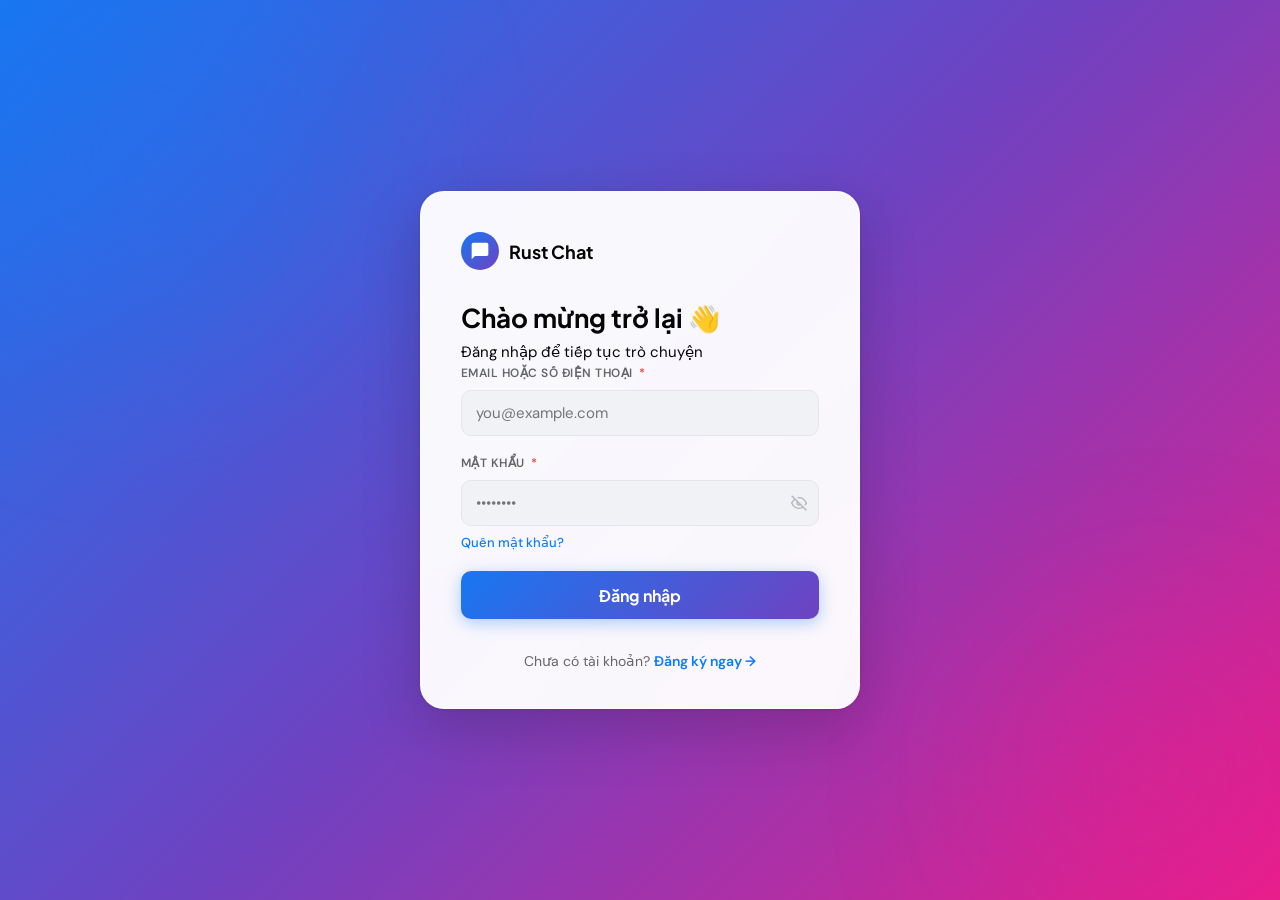
<file: frontend/index.html>
<!DOCTYPE html>
<html lang="vi">

<head>
  <meta charset="UTF-8">
  <meta name="viewport" content="width=device-width, initial-scale=1.0">
  <title>Chat App</title>
  <link rel="stylesheet" href="css/style.css">
</head>

<body>

  <!-- ══════════════════ AUTH SCREEN ══════════════════ -->
  <div id="login" class="login-screen">

    <!-- Single centered card, fade between login/register -->
    <div class="auth-card-wrap">

      <!-- ── LOGIN ── -->
      <div class="auth-panel active" id="panel-login">
        <div class="login-logo">
          <div class="login-logo-icon">
            <svg viewBox="0 0 24 24" fill="currentColor" width="20" height="20">
              <path d="M20 2H4c-1.1 0-2 .9-2 2v18l4-4h14c1.1 0 2-.9 2-2V4c0-1.1-.9-2-2-2z" />
            </svg>
          </div>
          <span class="login-logo-name">Rust Chat</span>
        </div>

        <h1>Chào mừng trở lại 👋</h1>
        <p class="auth-sub">Đăng nhập để tiếp tục trò chuyện</p>

        <div class="field-group">
          <label for="username-input">Email hoặc số điện thoại <span class="req">*</span></label>
          <div class="input-password-wrap">
            <input id="username-input" type="text" maxlength="100" placeholder="you@example.com"
              onkeypress="if(event.key==='Enter')document.getElementById('password-input').focus()">
          </div>
        </div>
        <div class="field-group">
          <label for="password-input">Mật khẩu <span class="req">*</span></label>
          <div class="input-password-wrap">
            <input id="password-input" type="password" maxlength="50" placeholder="••••••••"
              onkeypress="if(event.key==='Enter')handleAuth('login')">
            <button class="input-eye" type="button" onclick="togglePwd('password-input',this)" tabindex="-1">
              <svg class="eye-off" viewBox="0 0 24 24" fill="none" stroke="currentColor" stroke-width="2" width="16"
                height="16">
                <path
                  d="M17.94 17.94A10.07 10.07 0 0 1 12 20c-7 0-11-8-11-8a18.45 18.45 0 0 1 5.06-5.94M9.9 4.24A9.12 9.12 0 0 1 12 4c7 0 11 8 11 8a18.5 18.5 0 0 1-2.16 3.19m-6.72-1.07a3 3 0 1 1-4.24-4.24" />
                <line x1="1" y1="1" x2="23" y2="23" />
              </svg>
              <svg class="eye-on" viewBox="0 0 24 24" fill="none" stroke="currentColor" stroke-width="2" width="16"
                height="16" style="display:none">
                <path d="M1 12s4-8 11-8 11 8 11 8-4 8-11 8-11-8-11-8z" />
                <circle cx="12" cy="12" r="3" />
              </svg>
            </button>
          </div>
          <a href="#" class="forgot-link">Quên mật khẩu?</a>
        </div>

        <div id="auth-error" class="auth-error" style="display:none">
          <svg viewBox="0 0 24 24" fill="currentColor" width="16" height="16" style="flex-shrink:0">
            <path
              d="M12 2C6.48 2 2 6.48 2 12s4.48 10 10 10 10-4.48 10-10S17.52 2 12 2zm1 15h-2v-2h2v2zm0-4h-2V7h2v6z" />
          </svg>
          <span id="auth-error-text"></span>
        </div>

        <button class="btn-login" onclick="handleAuth('login')">Đăng nhập</button>

        <p class="auth-switch" style="margin-top:16px;">
          Chưa có tài khoản? <a href="#" onclick="toggleAuthMode()">Đăng ký ngay →</a>
        </p>
      </div>

      <!-- ── REGISTER ── -->
      <div class="auth-panel" id="panel-register">
        <div class="login-logo">
          <div class="login-logo-icon">
            <svg viewBox="0 0 24 24" fill="currentColor" width="20" height="20">
              <path d="M20 2H4c-1.1 0-2 .9-2 2v18l4-4h14c1.1 0 2-.9 2-2V4c0-1.1-.9-2-2-2z" />
            </svg>
          </div>
          <span class="login-logo-name">Rust Chat</span>
        </div>

        <h1>Tạo tài khoản 🚀</h1>
        <p class="auth-sub">Điền thông tin bên dưới để bắt đầu</p>

        <!-- Progress steps -->
        <div class="reg-steps">
          <div class="reg-step active" id="step-dot-1">
            <span class="step-num">1</span>
            <span class="step-label">Tài khoản</span>
          </div>
          <div class="reg-step-line" id="reg-step-line"></div>
          <div class="reg-step" id="step-dot-2">
            <span class="step-num">2</span>
            <span class="step-label">Bảo mật</span>
          </div>
        </div>

        <!-- Step 1 -->
        <div id="reg-step-1">
          <div class="field-group">
            <label for="reg-email">Email <span class="req">*</span></label>
            <input id="reg-email" type="email" maxlength="100" placeholder="you@example.com"
              onkeypress="if(event.key==='Enter')document.getElementById('reg-username').focus()">
          </div>
          <div class="reg-row">
            <div class="field-group">
              <label for="reg-username">Tên đăng nhập <span class="req">*</span></label>
              <input id="reg-username" type="text" maxlength="50" placeholder="username"
                onkeypress="if(event.key==='Enter')document.getElementById('reg-phone').focus()">
            </div>
            <div class="field-group">
              <label for="reg-phone">Số điện thoại <span class="req">*</span></label>
              <input id="reg-phone" type="tel" maxlength="20" placeholder="0912 345 678"
                onkeypress="if(event.key==='Enter')goRegStep2()">
            </div>
          </div>
          <div id="reg-error-1" class="auth-error" style="display:none">
            <svg viewBox="0 0 24 24" fill="currentColor" width="16" height="16" style="flex-shrink:0">
              <path
                d="M12 2C6.48 2 2 6.48 2 12s4.48 10 10 10 10-4.48 10-10S17.52 2 12 2zm1 15h-2v-2h2v2zm0-4h-2V7h2v6z" />
            </svg>
            <span id="reg-error-1-text"></span>
          </div>
          <button class="btn-login" onclick="goRegStep2()" style="margin-top:8px;">Tiếp theo →</button>
        </div>

        <!-- Step 2 -->
        <div id="reg-step-2" style="display:none">
          <div class="field-group">
            <label for="reg-password">Mật khẩu <span class="req">*</span></label>
            <div class="input-password-wrap">
              <input id="reg-password" type="password" maxlength="50" placeholder="Tối thiểu 6 ký tự"
                onkeypress="if(event.key==='Enter')document.getElementById('reg-password-confirm').focus()"
                oninput="checkPasswordStrength(this.value)">
              <button class="input-eye" type="button" onclick="togglePwd('reg-password',this)" tabindex="-1">
                <svg class="eye-off" viewBox="0 0 24 24" fill="none" stroke="currentColor" stroke-width="2" width="16"
                  height="16">
                  <path
                    d="M17.94 17.94A10.07 10.07 0 0 1 12 20c-7 0-11-8-11-8a18.45 18.45 0 0 1 5.06-5.94M9.9 4.24A9.12 9.12 0 0 1 12 4c7 0 11 8 11 8a18.5 18.5 0 0 1-2.16 3.19m-6.72-1.07a3 3 0 1 1-4.24-4.24" />
                  <line x1="1" y1="1" x2="23" y2="23" />
                </svg>
                <svg class="eye-on" viewBox="0 0 24 24" fill="none" stroke="currentColor" stroke-width="2" width="16"
                  height="16" style="display:none">
                  <path d="M1 12s4-8 11-8 11 8 11 8-4 8-11 8-11-8-11-8z" />
                  <circle cx="12" cy="12" r="3" />
                </svg>
              </button>
            </div>
            <div class="pwd-strength-wrap">
              <div class="pwd-strength-bar" id="pwd-strength-bar"></div>
            </div>
            <div class="pwd-strength-label" id="pwd-strength-label"></div>
          </div>
          <div class="field-group">
            <label for="reg-password-confirm">Xác nhận mật khẩu <span class="req">*</span></label>
            <div class="input-password-wrap">
              <input id="reg-password-confirm" type="password" maxlength="50" placeholder="Nhập lại mật khẩu"
                onkeypress="if(event.key==='Enter')handleAuth('register')">
              <button class="input-eye" type="button" onclick="togglePwd('reg-password-confirm',this)" tabindex="-1">
                <svg class="eye-off" viewBox="0 0 24 24" fill="none" stroke="currentColor" stroke-width="2" width="16"
                  height="16">
                  <path
                    d="M17.94 17.94A10.07 10.07 0 0 1 12 20c-7 0-11-8-11-8a18.45 18.45 0 0 1 5.06-5.94M9.9 4.24A9.12 9.12 0 0 1 12 4c7 0 11 8 11 8a18.5 18.5 0 0 1-2.16 3.19m-6.72-1.07a3 3 0 1 1-4.24-4.24" />
                  <line x1="1" y1="1" x2="23" y2="23" />
                </svg>
                <svg class="eye-on" viewBox="0 0 24 24" fill="none" stroke="currentColor" stroke-width="2" width="16"
                  height="16" style="display:none">
                  <path d="M1 12s4-8 11-8 11 8 11 8-4 8-11 8-11-8-11-8z" />
                  <circle cx="12" cy="12" r="3" />
                </svg>
              </button>
            </div>
          </div>
          <div id="reg-error-2" class="auth-error" style="display:none">
            <svg viewBox="0 0 24 24" fill="currentColor" width="16" height="16" style="flex-shrink:0">
              <path
                d="M12 2C6.48 2 2 6.48 2 12s4.48 10 10 10 10-4.48 10-10S17.52 2 12 2zm1 15h-2v-2h2v2zm0-4h-2V7h2v6z" />
            </svg>
            <span id="reg-error-2-text"></span>
          </div>
          <div style="display:flex;gap:10px;margin-top:8px;">
            <button class="btn-login btn-secondary" onclick="backRegStep1()"
              style="flex:0 0 auto;width:auto;padding:0 20px;">← Quay lại</button>
            <button class="btn-login" onclick="handleAuth('register')" style="flex:1">Tạo tài khoản 🚀</button>
          </div>
        </div>

        <p class="auth-switch" style="margin-top:16px;text-align:center;">
          Đã có tài khoản? <a href="#" onclick="toggleAuthMode()">Đăng nhập →</a>
        </p>
      </div>

    </div><!-- /.auth-card-wrap -->
  </div>

  <!-- ══════════════════ MAIN APP ══════════════════ -->
  <div class="app hidden" id="main-app">

    <!-- Col 1: Icon Nav -->
    <nav class="icon-nav" id="icon-nav">
      <div class="nav-avatar-wrap" onclick="openPanel('profile')" title="Profile">
        <div class="nav-avatar" id="nav-avatar-el">?</div>
        <span class="nav-status-dot"></span>
      </div>
      <div class="nav-divider"></div>

      <button class="nav-btn active" id="nav-btn-chat" onclick="showChatView()" title="Tin nhắn">
        <svg viewBox="0 0 24 24" fill="currentColor" width="20" height="20">
          <path d="M20 2H4c-1.1 0-2 .9-2 2v18l4-4h14c1.1 0 2-.9 2-2V4c0-1.1-.9-2-2-2z" />
        </svg>
        <span class="nav-label">Tin nhắn</span>
      </button>
      <button class="nav-btn" id="nav-btn-friends" onclick="openPanel('friends')" title="Bạn bè">
        <svg viewBox="0 0 24 24" fill="currentColor" width="20" height="20">
          <path
            d="M16 11c1.66 0 2.99-1.34 2.99-3S17.66 5 16 5c-1.66 0-3 1.34-3 3s1.34 3 3 3zm-8 0c1.66 0 2.99-1.34 2.99-3S9.66 5 8 5C6.34 5 5 6.34 5 8s1.34 3 3 3zm0 2c-2.33 0-7 1.17-7 3.5V19h14v-2.5c0-2.33-4.67-3.5-7-3.5zm8 0c-.29 0-.62.02-.97.05 1.16.84 1.97 1.97 1.97 3.45V19h6v-2.5c0-2.33-4.67-3.5-7-3.5z" />
        </svg>
        <span class="nav-label">Bạn bè</span>
      </button>
      <button class="nav-btn" id="nav-btn-groups" onclick="openPanel('groups')" title="Nhóm">
        <svg viewBox="0 0 24 24" fill="currentColor" width="20" height="20">
          <path
            d="M4 6H2v14c0 1.1.9 2 2 2h14v-2H4V6zm16-4H8c-1.1 0-2 .9-2 2v12c0 1.1.9 2 2 2h12c1.1 0 2-.9 2-2V4c0-1.1-.9-2-2-2zm0 14H8V4h12v12z" />
        </svg>
        <span class="nav-label">Nhóm</span>
      </button>

      <div class="nav-spacer"></div>

      <button class="nav-btn" onclick="openPanel('settings')" title="Cài đặt">
        <svg viewBox="0 0 24 24" fill="currentColor" width="20" height="20">
          <path
            d="M19.14 12.94c.04-.3.06-.61.06-.94 0-.32-.02-.64-.07-.94l2.03-1.58a.49.49 0 0 0 .12-.61l-1.92-3.32a.49.49 0 0 0-.59-.22l-2.39.96a7.02 7.02 0 0 0-1.62-.94l-.36-2.54a.484.484 0 0 0-.48-.41h-3.84c-.24 0-.43.17-.47.41l-.36 2.54c-.59.24-1.13.57-1.62.94l-2.39-.96a.48.48 0 0 0-.59.22L2.74 8.87a.47.47 0 0 0 .12.61l2.03 1.58c-.05.3-.07.63-.07.94s.02.64.07.94l-2.03 1.58a.47.47 0 0 0-.12.61l1.92 3.32c.12.22.37.29.59.22l2.39-.96c.5.37 1.04.7 1.62.94l.36 2.54c.05.24.24.41.48.41h3.84c.24 0 .44-.17.47-.41l.36-2.54c.59-.24 1.13-.57 1.62-.94l2.39.96c.22.08.47 0 .59-.22l1.92-3.32a.47.47 0 0 0-.12-.61l-2.01-1.58zM12 15.6a3.6 3.6 0 1 1 0-7.2 3.6 3.6 0 0 1 0 7.2z" />
        </svg>
      </button>
      <button id="admin-panel-btn" class="nav-btn hidden" onclick="openPanel('admin')" title="Admin">
        <svg viewBox="0 0 24 24" fill="currentColor" width="20" height="20">
          <path d="M12 1L3 5v6c0 5.55 3.84 10.74 9 12 5.16-1.26 9-6.45 9-12V5l-9-4z" />
        </svg>
      </button>
      <button class="nav-btn nav-btn-danger" onclick="logout()" title="Đăng xuất">
        <svg viewBox="0 0 24 24" fill="currentColor" width="20" height="20">
          <path
            d="M17 7l-1.41 1.41L18.17 11H8v2h10.17l-2.58 2.58L17 17l5-5-5-5zM4 5h8V3H4c-1.1 0-2 .9-2 2v14c0 1.1.9 2 2 2h8v-2H4V5z" />
        </svg>
      </button>
    </nav>

    <!-- Col 2: Sidebar -->
    <aside class="sidebar" id="sidebar">
      <div class="sidebar-header">
        <span class="sidebar-title">Tin nhắn</span>
        <button class="sidebar-icon-btn" onclick="createRoomChat()" title="Tạo phòng mới">
          <svg viewBox="0 0 24 24" fill="currentColor" width="16" height="16">
            <path
              d="M3 17.25V21h3.75L17.81 9.94l-3.75-3.75L3 17.25zM20.71 7.04a1 1 0 0 0 0-1.41l-2.34-2.34a1 1 0 0 0-1.41 0l-1.83 1.83 3.75 3.75 1.83-1.83z" />
          </svg>
        </button>
      </div>
      <div class="sidebar-search">
        <svg viewBox="0 0 24 24" fill="currentColor" width="15" height="15">
          <path
            d="M15.5 14h-.79l-.28-.27A6.47 6.47 0 0 0 16 9.5 6.5 6.5 0 1 0 9.5 16c1.61 0 3.09-.59 4.23-1.57l.27.28v.79l5 4.99L20.49 19l-4.99-5zm-6 0C7.01 14 5 11.99 5 9.5S7.01 5 9.5 5 14 7.01 14 9.5 11.99 14 9.5 14z" />
        </svg>
        <input type="text" placeholder="Tìm kiếm..." id="sidebar-search-input">
      </div>
      <div id="room-list"></div>
    </aside>

    <!-- Col 3: Chat -->
    <main class="chat" id="chat-screen">
      <div class="chat-header">
        <div class="chat-header-left">
          <div class="chat-peer-avatar" id="chat-peer-avatar">?</div>
          <div>
            <div class="chat-peer-name" id="room-title">Chọn cuộc trò chuyện</div>
            <div class="chat-peer-status" id="chat-peer-status"></div>
          </div>
        </div>
        <div class="chat-header-actions">
          <button id="btn-lock" class="hdr-btn" onclick="toggleRoomLock()" title="Khoá chat">
            <svg viewBox="0 0 24 24" fill="currentColor" width="18" height="18">
              <path
                d="M18 8h-1V6c0-2.76-2.24-5-5-5S7 3.24 7 6v2H6c-1.1 0-2 .9-2 2v10c0 1.1.9 2 2 2h12c1.1 0 2-.9 2-2V10c0-1.1-.9-2-2-2zm-6 9c-1.1 0-2-.9-2-2s.9-2 2-2 2 .9 2 2-.9 2-2 2zm3.1-9H8.9V6c0-1.71 1.39-3.1 3.1-3.1 1.71 0 3.1 1.39 3.1 3.1v2z" />
            </svg>
          </button>
          <button id="btn-change-lock" class="hdr-btn hidden" onclick="showLockModal('change')"
            title="Đổi mật khẩu khoá">
            <svg viewBox="0 0 24 24" fill="currentColor" width="18" height="18">
              <path
                d="M12.65 10C11.83 7.67 9.61 6 7 6c-3.31 0-6 2.69-6 6s2.69 6 6 6c2.61 0 4.83-1.67 5.65-4H17v4h4v-4h2v-4H12.65zM7 14c-1.1 0-2-.9-2-2s.9-2 2-2 2 .9 2 2-.9 2-2 2z" />
            </svg>
          </button>
          <button class="hdr-btn-leave" onclick="handleLeave()">Rời phòng</button>
        </div>
      </div>

      <div id="chat-window">
        <div class="chat-empty">
          <div class="chat-empty-icon">💬</div>
          <p>Chọn một cuộc trò chuyện để bắt đầu</p>
        </div>
      </div>

      <!-- Lock Modal -->
      <div class="modal-backdrop hidden" id="lock-modal" onclick="if(event.target===this)closeLockModal()">
        <div class="modal-card">
          <div class="modal-header">
            <h4 id="lock-modal-title">Khoá chat</h4>
            <button class="modal-close" onclick="closeLockModal()">×</button>
          </div>
          <div class="modal-body">
            <div class="modal-row" id="lock-current-row">
              <label for="lock-current-password">Mật khẩu hiện tại</label>
              <input id="lock-current-password" type="password" placeholder="••••••••">
            </div>
            <div class="modal-row hidden" id="lock-new-row">
              <label for="lock-new-password">Mật khẩu mới</label>
              <input id="lock-new-password" type="password" placeholder="••••••••">
            </div>
            <div class="modal-row hidden" id="lock-confirm-row">
              <label for="lock-confirm-password">Xác nhận mật khẩu</label>
              <input id="lock-confirm-password" type="password" placeholder="••••••••">
            </div>
            <div class="modal-error hidden" id="lock-modal-error"></div>
          </div>
          <div class="modal-actions">
            <button class="modal-btn-cancel" onclick="closeLockModal()">Hủy</button>
            <button class="modal-btn-confirm" onclick="submitLockModal()">Xác nhận</button>
          </div>
        </div>
      </div>

      <!-- Media Panel -->
      <div class="media-panel hidden" id="media-panel">
        <label class="media-label">
          <svg viewBox="0 0 24 24" fill="currentColor" width="15" height="15">
            <path
              d="M21 19V5c0-1.1-.9-2-2-2H5c-1.1 0-2 .9-2 2v14c0 1.1.9 2 2 2h14c1.1 0 2-.9 2-2zM8.5 13.5l2.5 3.01L14.5 12l4.5 6H5l3.5-4.5z" />
          </svg>
          Chọn tệp
          <input id="media-file" type="file" accept="image/*,video/*,.pdf,.doc,.docx,.txt"
            onchange="handleSelectedFile()" style="display:none">
        </label>
        <span class="selected-file" id="selected-file">Chưa chọn tệp</span>
      </div>

      <!-- Edit Bar -->
      <div class="edit-bar hidden" id="edit-bar">
        <svg viewBox="0 0 24 24" fill="currentColor" width="14" height="14">
          <path
            d="M3 17.25V21h3.75L17.81 9.94l-3.75-3.75L3 17.25zM20.71 7.04a1 1 0 0 0 0-1.41l-2.34-2.34a1 1 0 0 0-1.41 0l-1.83 1.83 3.75 3.75 1.83-1.83z" />
        </svg>
        <span id="edit-label">Đang sửa tin nhắn</span>
        <button class="edit-cancel" onclick="cancelEdit()">✕ Hủy</button>
      </div>

      <!-- Input area -->
      <div class="input-area">
        <button class="input-btn" onclick="toggleMediaPanel()" title="Đính kèm">
          <svg viewBox="0 0 24 24" fill="currentColor" width="20" height="20">
            <path
              d="M16.5 6v11.5c0 2.21-1.79 4-4 4s-4-1.79-4-4V5a2.5 2.5 0 0 1 5 0v10.5c0 .55-.45 1-1 1s-1-.45-1-1V6H10v9.5a2.5 2.5 0 0 0 5 0V5c0-2.21-1.79-4-4-4S7 2.79 7 5v12.5c0 3.04 2.46 5.5 5.5 5.5s5.5-2.46 5.5-5.5V6h-1.5z" />
          </svg>
        </button>
        <input id="message-input" type="text" placeholder="Nhập tin nhắn..." maxlength="500"
          onkeypress="if(event.key==='Enter')sendMessage()">
        <div class="input-actions">
          <button class="input-btn" title="Biểu cảm">
            <svg viewBox="0 0 24 24" fill="currentColor" width="20" height="20">
              <path
                d="M11.99 2C6.47 2 2 6.48 2 12s4.47 10 9.99 10C17.52 22 22 17.52 22 12S17.52 2 11.99 2zM12 20c-4.42 0-8-3.58-8-8s3.58-8 8-8 8 3.58 8 8-3.58 8-8 8zm3.5-9c.83 0 1.5-.67 1.5-1.5S16.33 8 15.5 8 14 8.67 14 9.5s.67 1.5 1.5 1.5zm-7 0c.83 0 1.5-.67 1.5-1.5S9.33 8 8.5 8 7 8.67 7 9.5 7.67 11 8.5 11zm3.5 6.5c2.33 0 4.31-1.46 5.11-3.5H6.89c.8 2.04 2.78 3.5 5.11 3.5z" />
            </svg>
          </button>
          <button class="input-btn input-btn-send" onclick="sendMessage()" title="Gửi">
            <svg viewBox="0 0 24 24" fill="currentColor" width="18" height="18">
              <path d="M2.01 21L23 12 2.01 3 2 10l15 2-15 2z" />
            </svg>
          </button>
        </div>
      </div>
    </main>

    <!-- Col 4: Activity Panel -->
    <aside class="activity-panel hidden" id="utility-panel">
      <div class="activity-header">
        <span id="panel-title">Panel</span>
        <button class="activity-close" onclick="closePanel()">
          <svg viewBox="0 0 24 24" fill="currentColor" width="16" height="16">
            <path
              d="M19 6.41L17.59 5 12 10.59 6.41 5 5 6.41 10.59 12 5 17.59 6.41 19 12 13.41 17.59 19 19 17.59 13.41 12z" />
          </svg>
        </button>
      </div>
      <div class="activity-body" id="panel-body"></div>
    </aside>

  </div><!-- /#main-app -->

  <script src="js/app.js"></script>
  <script src="js/chat.js"></script>
  <script src="js/ui.js"></script>
  <script src="js/media.js"></script>
</body>

</html>
</file>
<file: frontend/css/style.css>
/* ═══════════════════════════════════════════════════════════════
   MESSENGER-STYLE CHAT APP — Design System
   Font: DM Sans (display) + Inter (body)
═══════════════════════════════════════════════════════════════ */

@import url('https://fonts.googleapis.com/css2?family=DM+Sans:ital,opsz,wght@0,9..40,300;0,9..40,400;0,9..40,500;0,9..40,600;0,9..40,700;1,9..40,400&family=Plus+Jakarta+Sans:wght@400;500;600;700&display=swap');

/* ── Tokens ── */
:root {
  /* Light palette */
  --bg:           #f0f2f5;
  --surface:      #ffffff;
  --surface2:     #f0f2f5;
  --surface3:     #e4e6eb;
  --nav-bg:       #ffffff;
  --sidebar-bg:   #ffffff;
  --border:       rgba(0,0,0,.08);
  --border-solid: #e4e6eb;

  --text:         #050505;
  --text-sub:     #65676b;
  --text-dim:     #b0b3b8;
  --text-inv:     #ffffff;

  --accent:       #0a7cff;
  --accent-h:     #0066dd;
  --accent-soft:  #e7f0ff;
  --bubble-own:   #0a7cff;
  --bubble-other: #e4e6eb;
  --bubble-own-text:   #ffffff;
  --bubble-other-text: #050505;

  --online:       #31a24c;
  --danger:       #fa3e3e;
  --warn:         #f59e0b;
  --success:      #31a24c;

  --radius-xs:    6px;
  --radius-sm:    10px;
  --radius:       14px;
  --radius-lg:    20px;
  --radius-xl:    24px;

  --shadow-sm:    0 1px 2px rgba(0,0,0,.08);
  --shadow:       0 2px 8px rgba(0,0,0,.10), 0 0 1px rgba(0,0,0,.06);
  --shadow-lg:    0 8px 32px rgba(0,0,0,.14), 0 1px 2px rgba(0,0,0,.08);
  --shadow-xl:    0 20px 60px rgba(0,0,0,.18), 0 1px 4px rgba(0,0,0,.10);

  --font-body:    'DM Sans', 'Helvetica Neue', sans-serif;
  --font-ui:      'Plus Jakarta Sans', 'Helvetica Neue', sans-serif;

  --transition:   .18s cubic-bezier(.4,0,.2,1);
  --spring:       .3s cubic-bezier(.34,1.56,.64,1);
}

/* ── Dark ── */
body.theme-dark {
  --bg:           #18191a;
  --surface:      #242526;
  --surface2:     #3a3b3c;
  --surface3:     #4e4f50;
  --nav-bg:       #242526;
  --sidebar-bg:   #242526;
  --border:       rgba(255,255,255,.06);
  --border-solid: #3e4042;

  --text:         #e4e6eb;
  --text-sub:     #b0b3b8;
  --text-dim:     #6a6b6d;
  --text-inv:     #ffffff;

  --accent:       #2d88ff;
  --accent-h:     #4498ff;
  --accent-soft:  rgba(45,136,255,.15);
  --bubble-own:   #2d88ff;
  --bubble-other: #3a3b3c;
  --bubble-own-text:   #ffffff;
  --bubble-other-text: #e4e6eb;

  --shadow-sm:    0 1px 2px rgba(0,0,0,.3);
  --shadow:       0 2px 8px rgba(0,0,0,.35), 0 0 1px rgba(0,0,0,.2);
  --shadow-lg:    0 8px 32px rgba(0,0,0,.45), 0 1px 2px rgba(0,0,0,.3);
  --shadow-xl:    0 20px 60px rgba(0,0,0,.6), 0 1px 4px rgba(0,0,0,.4);
}

/* ── Reset ── */
*, *::before, *::after { margin:0; padding:0; box-sizing:border-box; }
html, body { height:100%; overflow:hidden; }

body {
  font-family: var(--font-body);
  font-size: 15px;
  line-height: 1.5;
  color: var(--text);
  background: var(--bg);
  transition: background var(--transition), color var(--transition);
  -webkit-font-smoothing: antialiased;
}

.hidden { display:none !important; }
button  { cursor:pointer; font-family:var(--font-body); border:none; background:none; color:inherit; }
input, textarea, select { font-family:var(--font-body); }
a { text-decoration:none; color:inherit; }
img { display:block; }

/* ── Scrollbar ── */
::-webkit-scrollbar { width:4px; }
::-webkit-scrollbar-track { background:transparent; }
::-webkit-scrollbar-thumb { background:var(--surface3); border-radius:2px; }
::-webkit-scrollbar-thumb:hover { background:var(--text-dim); }


/* ═══════════════════════════════════════════
   LOGIN  —  frosted card on gradient
═══════════════════════════════════════════ */
.login-screen {
  position:fixed; inset:0; z-index:200;
  display:flex; align-items:center; justify-content:center;
  background: linear-gradient(135deg,#1877f2 0%,#6f42c1 50%,#e91e8c 100%);
  padding:20px;
}

/* Animated blobs */
.login-screen::before,
.login-screen::after {
  content:'';
  position:absolute; border-radius:50%;
  filter:blur(80px); opacity:.35; pointer-events:none;
}
.login-screen::before {
  width:500px; height:500px;
  background: radial-gradient(#1877f2, transparent);
  top:-100px; left:-100px;
  animation: blobA 8s ease-in-out infinite alternate;
}
.login-screen::after {
  width:400px; height:400px;
  background: radial-gradient(#e91e8c, transparent);
  bottom:-80px; right:-80px;
  animation: blobB 10s ease-in-out infinite alternate;
}
@keyframes blobA { to { transform:translate(80px,60px) scale(1.1); } }
@keyframes blobB { to { transform:translate(-60px,-80px) scale(1.15); } }

.login-card {
  position:relative; z-index:1;
  display:flex;
  background:rgba(255,255,255,.94);
  backdrop-filter:blur(20px);
  border-radius:24px;
  box-shadow: var(--shadow-xl);
  overflow:hidden;
  width:min(740px, calc(100vw - 32px));
  border:1px solid rgba(255,255,255,.7);
}
body.theme-dark .login-card {
  background:rgba(36,37,38,.92);
  border-color:rgba(255,255,255,.08);
}

.login-form-side {
  flex:1; padding:48px 44px 40px;
  display:flex; flex-direction:column;
}

.login-logo {
  display:flex; align-items:center; gap:10px; margin-bottom:32px;
}
.login-logo-icon {
  width:38px; height:38px; border-radius:50%;
  background:linear-gradient(135deg,#1877f2,#6f42c1);
  display:flex; align-items:center; justify-content:center;
}
.login-logo-icon svg { color:white; }
.login-logo-name { font-family:var(--font-ui); font-size:18px; font-weight:700; color:var(--text); }

.login-form-side h1 {
  font-family:var(--font-ui); font-size:28px; font-weight:700;
  color:var(--text); margin-bottom:6px;
}
.login-form-side > p { font-size:14px; color:var(--text-sub); margin-bottom:28px; }

.field-group { margin-bottom:18px; }
.field-group label {
  display:block; font-size:12px; font-weight:600;
  letter-spacing:.04em; text-transform:uppercase;
  color:var(--text-sub); margin-bottom:8px;
}
.field-group .req { color:var(--danger); margin-left:3px; }
.field-group input {
  width:100%; height:46px; padding:0 16px;
  background:var(--surface2);
  border:2px solid var(--border-solid);
  border-radius:var(--radius-sm);
  font-size:15px; color:var(--text);
  outline:none;
  transition:border-color var(--transition), background var(--transition);
}
.field-group input:focus {
  border-color:var(--accent);
  background:var(--surface);
  box-shadow:0 0 0 4px var(--accent-soft);
}
.forgot-link { display:inline-block; margin-top:7px; font-size:13px; color:var(--accent); font-weight:500; }
.forgot-link:hover { text-decoration:underline; }

.auth-error {
  display:flex; align-items:center; gap:8px;
  background:#fff0f0; border:1.5px solid #fca5a5;
  color:#dc2626; border-radius:var(--radius-sm);
  padding:10px 14px; font-size:13px; margin-bottom:14px;
}
body.theme-dark .auth-error {
  background:rgba(220,38,38,.12); border-color:rgba(220,38,38,.3); color:#f87171;
}

.field-error {
  border-color: var(--danger) !important;
  background: #fff0f0 !important;
  animation: shake 0.4s cubic-bezier(.36,.07,.19,.97) both;
}
body.theme-dark .field-error {
  background: rgba(250,62,62,.1) !important;
}

@keyframes shake {
  10%, 90% { transform: translateX(-1px); }
  20%, 80% { transform: translateX(2px); }
  30%, 50%, 70% { transform: translateX(-4px); }
  40%, 60% { transform: translateX(4px); }
}

.btn-login {
  width:100%; height:48px;
  background:linear-gradient(135deg,#1877f2,#6f42c1);
  color:white; border-radius:var(--radius-sm);
  font-size:16px; font-weight:700;
  font-family:var(--font-ui);
  letter-spacing:.01em;
  transition:opacity var(--transition), transform var(--transition);
  box-shadow:0 4px 16px rgba(24,119,242,.35);
  margin-bottom:16px;
}
.btn-login:hover { opacity:.92; transform:translateY(-1px); }
.btn-login:active { transform:translateY(0); }

.auth-switch { font-size:14px; color:var(--text-sub); text-align:center; }
.auth-switch a { color:var(--accent); font-weight:600; }
.auth-switch a:hover { text-decoration:underline; }

.login-qr-side {
  width:220px; flex-shrink:0;
  background:linear-gradient(160deg, rgba(24,119,242,.08), rgba(111,66,193,.08));
  border-left:1px solid var(--border-solid);
  display:flex; flex-direction:column;
  align-items:center; justify-content:center;
  padding:32px 20px; text-align:center; gap:14px;
}
.qr-box {
  background:white; border-radius:14px; padding:14px;
  box-shadow:var(--shadow);
}
.login-qr-side h3 { font-size:15px; font-weight:700; color:var(--text); }
.login-qr-side p  { font-size:13px; color:var(--text-sub); line-height:1.5; }
.login-qr-side p strong { color:var(--text); }
.passkey-link { font-size:13px; color:var(--accent); font-weight:500; }
.passkey-link:hover { text-decoration:underline; }

@media (max-width:560px) { .login-qr-side { display:none; } .login-form-side { padding:36px 24px 28px; } }


/* ═══════════════════════════════════════════
   APP SHELL
═══════════════════════════════════════════ */
.app {
  display:flex; height:100vh; width:100%;
  background:var(--bg);
  transition:background var(--transition);
}


/* ── COL 1: Icon Nav (68px) ── */
.icon-nav {
  width:68px; flex-shrink:0;
  background:var(--nav-bg);
  border-right:1px solid var(--border);
  display:flex; flex-direction:column;
  align-items:center;
  padding:14px 0 10px;
  gap:4px;
  box-shadow:var(--shadow-sm);
  z-index:10;
  transition:background var(--transition);
}

.nav-avatar-wrap { position:relative; cursor:pointer; margin-bottom:4px; }
.nav-avatar {
  width:42px; height:42px; border-radius:50%;
  background:linear-gradient(135deg,var(--accent),#6f42c1);
  color:white;
  display:flex; align-items:center; justify-content:center;
  font-weight:700; font-size:17px;
  overflow:hidden; flex-shrink:0;
  transition:border-radius var(--spring), box-shadow var(--transition);
  box-shadow:0 2px 8px rgba(24,119,242,.3);
}
.nav-avatar:hover { border-radius:35%; box-shadow:0 4px 16px rgba(24,119,242,.4); }
.nav-avatar img { width:100%; height:100%; object-fit:cover; }

.nav-status-dot {
  position:absolute; bottom:2px; right:2px;
  width:12px; height:12px; border-radius:50%;
  background:var(--online);
  border:2.5px solid var(--nav-bg);
  transition:border-color var(--transition);
}

.nav-divider { width:36px; height:1.5px; background:var(--border); border-radius:1px; margin:6px 0 4px; }
.nav-spacer  { flex:1; }

/* ── Nav Buttons ── */
.nav-btn {
  display:flex; flex-direction:column; align-items:center; justify-content:center;
  gap:3px;
  width:52px; min-height:46px;
  padding:6px 0;
  border-radius:10px;
  color:var(--text-sub);
  opacity:.55;
  transition:opacity .2s ease, background .2s ease, color .2s ease, border-radius .2s;
  position:relative;
  border:none; cursor:pointer; background:transparent;
  flex-shrink:0;
}

/* Hover — light highlight, brighter */
.nav-btn:hover {
  background:var(--surface2);
  opacity:.80;
  border-radius:10px;
}
body.theme-dark .nav-btn:hover {
  background:rgba(255,255,255,.06);
}

/* Active — accent blue, strong bg, left indicator bar */
.nav-btn.active {
  background:var(--accent-soft);
  color:var(--accent);
  opacity:1;
  border-radius:10px;
}
body.theme-dark .nav-btn.active {
  background:rgba(45,136,255,.15);
}

/* 3px vertical accent bar on the left (Discord style) */
.nav-btn.active::before {
  content:'';
  position:absolute;
  left:-11px;
  top:50%;
  transform:translateY(-50%);
  width:3px;
  height:20px;
  background:var(--accent);
  border-radius:0 3px 3px 0;
  transition:height .2s ease;
}

.nav-btn-danger:hover { background:#fff0f0; color:var(--danger); opacity:1 !important; }
body.theme-dark .nav-btn-danger:hover { background:rgba(250,62,62,.15); color:#f87171; }

/* ── Nav label (shown only when active) ── */
.nav-label {
  display:none;
  font-size:8px;
  font-weight:700;
  letter-spacing:.02em;
  line-height:1;
  text-transform:uppercase;
  color:inherit;
  max-width:52px;
  overflow:hidden;
  text-overflow:ellipsis;
  white-space:nowrap;
}
.nav-btn.active .nav-label {
  display:block;
}

/* Utility buttons (Settings, Admin, Logout) — keep visible */
.nav-btn-danger,
.nav-btn.nav-btn-util {
  opacity:.8;
}


/* ── COL 2: Sidebar (300px) ── */
.sidebar {
  width:300px; flex-shrink:0;
  background:var(--sidebar-bg);
  border-right:1px solid var(--border);
  display:flex; flex-direction:column;
  overflow:hidden;
  transition:background var(--transition);
  z-index:5;
}

.sidebar-header {
  display:flex; align-items:center; justify-content:space-between;
  padding:20px 16px 12px;
}
.sidebar-title {
  font-family:var(--font-ui); font-size:22px; font-weight:700;
  color:var(--text);
}
.sidebar-icon-btn {
  width:32px; height:32px; border-radius:50%;
  background:var(--surface2); color:var(--text-sub);
  display:flex; align-items:center; justify-content:center;
  transition:background var(--transition), color var(--transition);
}
.sidebar-icon-btn:hover { background:var(--surface3); color:var(--text); }

.sidebar-search {
  display:flex; align-items:center; gap:8px;
  margin:0 12px 12px;
  background:var(--surface2);
  border-radius:50px;
  padding:8px 14px;
  transition:background var(--transition), box-shadow var(--transition);
}
.sidebar-search:focus-within {
  background:var(--surface);
  box-shadow:0 0 0 2px var(--accent);
}
.sidebar-search svg { color:var(--text-dim); flex-shrink:0; }
.sidebar-search input {
  flex:1; background:none; border:none; outline:none;
  font-size:15px; color:var(--text);
}
.sidebar-search input::placeholder { color:var(--text-dim); }

#room-list { flex:1; overflow-y:auto; padding:4px 8px 12px; }

/* Room items */
.room-item {
  display:flex; align-items:center; gap:12px;
  padding:8px 10px; border-radius:var(--radius);
  cursor:pointer; margin-bottom:2px;
  transition:background var(--transition);
  position:relative;
}
.room-item:hover { background:var(--surface2); }
.room-item.active {
  background:var(--accent-soft);
}
body.theme-dark .room-item.active { background:rgba(45,136,255,.15); }

.room-avatar {
  width:48px; height:48px; border-radius:50%;
  background:linear-gradient(135deg,var(--accent),#6f42c1);
  color:white; display:flex; align-items:center; justify-content:center;
  font-size:19px; font-weight:700; flex-shrink:0;
  overflow:hidden; position:relative;
}
.room-avatar img { width:100%; height:100%; object-fit:cover; border-radius:50%; }

.room-info { flex:1; min-width:0; }
.room-name {
  font-size:15px; font-weight:600; color:var(--text);
  white-space:nowrap; overflow:hidden; text-overflow:ellipsis;
  line-height:1.3;
}
.room-msg {
  font-size:13px; color:var(--text-sub);
  white-space:nowrap; overflow:hidden; text-overflow:ellipsis;
  margin-top:2px; line-height:1.3;
}
.room-time { font-size:11px; color:var(--text-dim); flex-shrink:0; align-self:flex-start; margin-top:3px; }

.room-item.active .room-name { color:var(--accent); }
body.theme-dark .room-item.active .room-name { color:var(--accent-h); }


/* ── COL 3: Chat area (flex:1) ── */
.chat {
  flex:1; display:flex; flex-direction:column;
  background:var(--surface); overflow:hidden; min-width:0;
  transition:background var(--transition);
}

/* Chat header */
.chat-header {
  display:flex; align-items:center; justify-content:space-between;
  padding:14px 20px;
  background:var(--surface);
  border-bottom:1px solid var(--border);
  flex-shrink:0;
  box-shadow:var(--shadow-sm);
  z-index:2;
}
.chat-header-left { display:flex; align-items:center; gap:12px; }

.chat-peer-avatar {
  width:40px; height:40px; border-radius:50%;
  background:linear-gradient(135deg,var(--accent),#6f42c1);
  color:white; display:flex; align-items:center; justify-content:center;
  font-size:16px; font-weight:700; flex-shrink:0; overflow:hidden;
  box-shadow:0 2px 6px rgba(0,0,0,.12);
}
.chat-peer-avatar img { width:100%; height:100%; object-fit:cover; border-radius:50%; }
.chat-peer-name { font-family:var(--font-ui); font-size:16px; font-weight:700; color:var(--text); }
.chat-peer-status { font-size:12px; color:var(--online); font-weight:500; margin-top:1px; }

.chat-header-actions { display:flex; align-items:center; gap:6px; }

.hdr-btn {
  width:36px; height:36px; border-radius:50%;
  color:var(--text-sub);
  display:flex; align-items:center; justify-content:center;
  transition:background var(--transition), color var(--transition);
}
.hdr-btn:hover { background:var(--surface2); color:var(--accent); }
.hdr-btn-leave {
  width:auto; padding:0 14px; border-radius:50px;
  font-size:13px; font-weight:600;
  height:34px;
  background:var(--surface2); color:var(--text-sub);
  transition:background var(--transition), color var(--transition);
}
.hdr-btn-leave:hover { background:#fff0f0; color:var(--danger); }
body.theme-dark .hdr-btn-leave:hover { background:rgba(250,62,62,.15); color:#f87171; }

/* Messages window */
#chat-window {
  flex:1; overflow-y:auto;
  padding:16px 20px 8px;
  display:flex; flex-direction:column;
  scroll-behavior:smooth;
}

.chat-empty {
  flex:1; display:flex; flex-direction:column;
  align-items:center; justify-content:center;
  gap:12px; color:var(--text-dim);
}
.chat-empty-icon {
  width:64px; height:64px; border-radius:50%;
  background:var(--surface2);
  display:flex; align-items:center; justify-content:center;
  font-size:28px;
}
.chat-empty p { font-size:14px; font-weight:500; }

/* ── Message groups ── */
.msg-user-header {
  display:flex; align-items:center; gap:8px;
  padding-top:20px; margin-bottom:4px;
}
.msg-user-header.own {
  flex-direction:row-reverse;
}

.msg-avatar {
  width:32px; height:32px; border-radius:50%;
  background:linear-gradient(135deg,var(--accent),#6f42c1);
  color:white; display:flex; align-items:center; justify-content:center;
  font-size:13px; font-weight:700; flex-shrink:0; overflow:hidden;
  align-self:flex-end; margin-bottom:2px;
}
.msg-avatar img { width:100%; height:100%; object-fit:cover; border-radius:50%; }
.msg-username { font-size:12px; font-weight:600; color:var(--text-sub); }

/* Message row  */
.msg-group {
  display:flex; align-items:flex-end;
  gap:6px; margin-bottom:2px;
}
/* own: bubble right, actions LEFT of bubble */
.msg-group.own {
  flex-direction:row;       /* normal LTR */
  justify-content:flex-end; /* push to right */
}
/* actions sit to the left of own bubble — they are appended after bubble in DOM */
.msg-group.own .msg-actions {
  order: -1; /* force actions to appear before bubble visually */
}
.msg-group.system { justify-content:center; margin:10px 0; }

/* Bubble */
.msg {
  max-width:62%;
  padding:10px 14px;
  border-radius:18px 18px 18px 4px;
  background:var(--bubble-other);
  color:var(--bubble-other-text);
  font-size:15px; line-height:1.5;
  word-break:break-word;
  transition:background var(--transition), color var(--transition);
  position:relative;
  animation: msgIn .2s cubic-bezier(.34,1.56,.64,1) both;
}
@keyframes msgIn { from { opacity:0; transform:scale(.92) translateY(6px); } }

.msg-group.own .msg {
  background:var(--bubble-own); color:var(--bubble-own-text);
  border-radius:18px 18px 4px 18px;
}
.msg-group.system .msg {
  background:none; color:var(--text-dim);
  font-size:12px; font-style:italic; padding:2px 8px;
  text-align:center;
}
.msg.deleted {
  background:var(--surface2) !important; color:var(--text-dim) !important;
  font-style:italic;
  border:1.5px dashed var(--border-solid);
  border-radius:10px !important;
}
.msg a { color:inherit; text-decoration:underline; opacity:.9; }
.msg-group.own .msg a { color:rgba(255,255,255,.9); }

/* Timestamp */
.msg-meta {
  font-size:11px; opacity:.55;
  margin-top:3px; padding:0 4px;
  line-height:1;
}

/* Media */
.msg-media { margin-top:6px; }
.msg-media img,
.msg-media video {
  max-width:min(300px,100%); max-height:220px;
  border-radius:12px; display:block;
}
.file-link {
  display:inline-flex; align-items:center; gap:8px;
  padding:8px 12px; border-radius:10px;
  background:rgba(0,0,0,.06); color:inherit; font-size:13px;
}
.msg-group.own .file-link { background:rgba(255,255,255,.2); }
.file-name { overflow:hidden; text-overflow:ellipsis; white-space:nowrap; max-width:160px; }

/* ── Message actions (Sửa/Xóa) ── */
.msg-group { position:relative; }
.msg-actions {
  display:flex; gap:2px;
  opacity:0; pointer-events:none;
  transition:opacity var(--transition);
  align-self:center; flex-shrink:0;
}
.msg-group:hover .msg-actions { opacity:1; pointer-events:all; }

.msg-action {
  width:30px; height:30px; border-radius:50%;
  display:flex; align-items:center; justify-content:center;
  font-size:14px; cursor:pointer;
  transition:background var(--transition), transform var(--transition);
  border:none;
}
.msg-action:hover { transform:scale(1.12); }

/* Light */
.msg-action-edit   { background:#e8f4fd; color:#1877f2; }
.msg-action-delete { background:#fdecea; color:#dc2626; }
.msg-action-edit:hover   { background:#1877f2; color:white; }
.msg-action-delete:hover { background:#dc2626; color:white; }

/* Dark */
body.theme-dark .msg-action-edit   { background:rgba(24,119,242,.18); color:#60a5fa; }
body.theme-dark .msg-action-delete { background:rgba(220,38,38,.18); color:#f87171; }
body.theme-dark .msg-action-edit:hover   { background:#1877f2; color:white; }
body.theme-dark .msg-action-delete:hover { background:#dc2626; color:white; }

/* Locked overlay */
.locked-overlay {
  display:flex; flex-direction:column; align-items:center; justify-content:center;
  flex:1; gap:16px; padding:40px;
}
.locked-overlay-card {
  background:var(--surface2); border:1px solid var(--border-solid);
  border-radius:var(--radius-lg); padding:36px 32px; text-align:center;
  max-width:380px; box-shadow:var(--shadow);
}
.locked-overlay-card .lock-icon {
  font-size:40px; margin-bottom:12px;
}
.locked-overlay-card h4 { font-family:var(--font-ui); font-size:18px; font-weight:700; margin-bottom:8px; color:var(--text); }
.locked-overlay-card p  { font-size:14px; color:var(--text-sub); margin-bottom:20px; line-height:1.5; }
.locked-overlay-card button {
  background:var(--accent); color:white;
  padding:10px 24px; border-radius:50px;
  font-size:14px; font-weight:600;
  transition:opacity var(--transition);
}
.locked-overlay-card button:hover { opacity:.88; }

/* Edit bar */
.edit-bar {
  display:flex; align-items:center; gap:10px;
  padding:9px 20px;
  background:linear-gradient(90deg, var(--accent-soft), transparent);
  border-top:2px solid var(--accent);
  font-size:13px; color:var(--accent); font-weight:500;
  flex-shrink:0;
}
body.theme-dark .edit-bar {
  background:rgba(45,136,255,.08); border-color:var(--accent);
}
.edit-cancel {
  margin-left:auto; color:var(--text-sub); font-size:13px; font-weight:600;
  padding:4px 10px; border-radius:50px;
  transition:background var(--transition), color var(--transition);
}
.edit-cancel:hover { background:var(--surface2); color:var(--danger); }

/* Media panel */
.media-panel {
  display:flex; align-items:center; gap:12px;
  padding:10px 20px;
  background:var(--surface2); border-top:1px solid var(--border);
  flex-shrink:0; animation:slideUp .2s ease both;
}
@keyframes slideUp { from { opacity:0; transform:translateY(8px); } }
.media-label {
  display:inline-flex; align-items:center; gap:6px;
  padding:6px 16px; border-radius:50px;
  background:var(--accent); color:white;
  font-size:13px; font-weight:600; cursor:pointer;
  transition:opacity var(--transition);
}
.media-label:hover { opacity:.88; }
.selected-file { font-size:12px; color:var(--text-sub); }

/* Input area */
.input-area {
  display:flex; align-items:center; gap:8px;
  padding:12px 16px;
  border-top:1px solid var(--border);
  background:var(--surface); flex-shrink:0;
}

#message-input {
  flex:1; min-height:44px; max-height:120px;
  padding:11px 16px;
  background:var(--surface2);
  border:none; border-radius:22px;
  font-size:15px; color:var(--text);
  outline:none; resize:none;
  transition:background var(--transition), box-shadow var(--transition);
  line-height:1.45;
}
#message-input:focus {
  background:var(--surface2);
  box-shadow:0 0 0 2px var(--accent);
}
#message-input::placeholder { color:var(--text-dim); }

.input-actions { display:flex; align-items:center; gap:4px; }

.input-btn {
  width:38px; height:38px; border-radius:50%;
  display:flex; align-items:center; justify-content:center;
  color:var(--text-sub);
  transition:background var(--transition), color var(--transition), transform var(--spring);
}
.input-btn:hover { background:var(--surface2); color:var(--accent); transform:scale(1.08); }
.input-btn-send {
  background:var(--accent); color:white !important;
  box-shadow:0 2px 8px rgba(24,119,242,.35);
}
.input-btn-send:hover { background:var(--accent-h) !important; box-shadow:0 4px 14px rgba(24,119,242,.4) !important; }


/* ── COL 4: Activity / Panel (300px) ── */
.activity-panel {
  width:300px; flex-shrink:0;
  background:var(--sidebar-bg);
  border-left:1px solid var(--border);
  display:flex; flex-direction:column;
  overflow:hidden;
  transition:background var(--transition);
  animation:panelIn .22s ease both;
  z-index:5;
}
@keyframes panelIn { from { opacity:0; transform:translateX(20px); } }

.activity-header {
  display:flex; align-items:center; justify-content:space-between;
  padding:20px 18px 14px;
  border-bottom:1px solid var(--border);
}
.activity-header span {
  font-family:var(--font-ui); font-size:18px; font-weight:700; color:var(--text);
}
.activity-close {
  width:30px; height:30px; border-radius:50%;
  color:var(--text-sub);
  display:flex; align-items:center; justify-content:center;
  transition:background var(--transition), color var(--transition);
}
.activity-close:hover { background:var(--surface2); color:var(--text); }

.activity-body {
  flex:1; overflow-y:auto;
  padding:14px 14px 20px;
  display:flex; flex-direction:column; gap:12px;
}

/* Panel sections */
.panel-section {
  background:var(--surface);
  border:1px solid var(--border-solid);
  border-radius:var(--radius);
  padding:16px; display:flex; flex-direction:column; gap:10px;
  transition:background var(--transition), border-color var(--transition);
}
body.theme-dark .panel-section {
  background:var(--surface2); border-color:var(--border);
}
.panel-section h4 {
  font-size:11px; font-weight:700; letter-spacing:.07em;
  text-transform:uppercase; color:var(--text-sub);
  margin-bottom:2px;
}
.panel-section label { font-size:12px; font-weight:500; color:var(--text-sub); }

.panel-section input,
.panel-section textarea,
.panel-section select {
  width:100%; padding:9px 12px;
  background:var(--surface2); border:1.5px solid var(--border-solid);
  border-radius:var(--radius-sm); color:var(--text);
  font-size:14px; outline:none;
  transition:border-color var(--transition);
}
.panel-section input:focus,
.panel-section textarea:focus,
.panel-section select:focus { border-color:var(--accent); }
.panel-section textarea { resize:vertical; min-height:72px; }

.panel-section > button {
  padding:10px 16px; border-radius:50px;
  background:var(--accent); color:white;
  font-size:13px; font-weight:700; font-family:var(--font-ui);
  transition:opacity var(--transition), transform var(--transition);
  box-shadow:0 2px 8px rgba(24,119,242,.25);
}
.panel-section > button:hover { opacity:.9; transform:translateY(-1px); }

.list-row {
  display:flex; align-items:center; justify-content:space-between;
  gap:8px; padding:10px 12px;
  background:var(--surface2); border-radius:var(--radius-sm);
  font-size:13px;
}
.list-title { font-weight:600; color:var(--text); }
.list-note { font-size:12px; color:var(--text-sub); margin-top:1px; }
.list-row button {
  padding:5px 12px; font-size:12px; border-radius:50px;
  background:var(--accent); color:white; font-weight:600;
  transition:opacity var(--transition);
}
.list-row button:hover { opacity:.88; }

/* Profile section */
.profile-avatar-block {
  display:flex; flex-direction:column; align-items:center;
  gap:12px; padding:8px 16px 16px;
}
.profile-avatar {
  width:80px; height:80px; border-radius:50%;
  background:linear-gradient(135deg,var(--accent),#6f42c1);
  color:white; display:flex; align-items:center; justify-content:center;
  font-size:32px; font-weight:700; overflow:hidden;
  box-shadow:0 6px 20px rgba(24,119,242,.3);
  transition:box-shadow var(--transition);
}
.profile-avatar:hover { box-shadow:0 8px 28px rgba(24,119,242,.45); }
.profile-avatar img { width:100%; height:100%; object-fit:cover; border-radius:50%; }

.upload-btn {
  display:inline-flex; align-items:center; gap:7px;
  padding:8px 18px; border-radius:50px;
  background:var(--accent); color:white;
  font-size:13px; font-weight:600; cursor:pointer;
  transition:opacity var(--transition), transform var(--transition);
  box-shadow:0 2px 8px rgba(24,119,242,.25);
}
.upload-btn:hover { opacity:.9; transform:translateY(-1px); }

/* Theme toggle buttons */
.theme-toggle-btn {
  flex:1; padding:10px 8px; border-radius:50px;
  font-size:13px; font-weight:600; cursor:pointer;
  background:var(--surface2); color:var(--text-sub);
  border:1.5px solid var(--border-solid);
  transition:all var(--transition);
}
.theme-toggle-btn.active {
  background:var(--accent); color:white;
  border-color:var(--accent);
  box-shadow:0 2px 8px rgba(24,119,242,.3);
}
.theme-toggle-btn:hover:not(.active) { background:var(--surface3); color:var(--text); }

/* ── Modal ── */
.modal-backdrop {
  position:fixed; inset:0; z-index:1000;
  background:rgba(0,0,0,.5);
  backdrop-filter:blur(4px);
  display:flex; align-items:center; justify-content:center;
  padding:20px;
  animation:fadeIn .15s ease both;
}
@keyframes fadeIn { from { opacity:0; } }
.modal-backdrop.hidden { display:none; }

.modal-card {
  background:var(--surface);
  border-radius:var(--radius-lg);
  box-shadow:var(--shadow-xl);
  width:min(460px,100%);
  padding:28px;
  animation:modalIn .2s cubic-bezier(.34,1.56,.64,1) both;
  border:1px solid var(--border-solid);
}
@keyframes modalIn { from { opacity:0; transform:scale(.94) translateY(10px); } }

.modal-header {
  display:flex; align-items:center; justify-content:space-between;
  margin-bottom:20px;
}
.modal-header h4 { font-family:var(--font-ui); font-size:18px; font-weight:700; color:var(--text); }
.modal-close {
  width:30px; height:30px; border-radius:50%;
  color:var(--text-sub); font-size:22px; line-height:1;
  display:flex; align-items:center; justify-content:center;
  transition:background var(--transition);
}
.modal-close:hover { background:var(--surface2); }

.modal-body { display:flex; flex-direction:column; gap:14px; }
.modal-row label {
  display:block; font-size:11px; font-weight:700;
  text-transform:uppercase; letter-spacing:.05em;
  color:var(--text-sub); margin-bottom:7px;
}
.modal-row input {
  width:100%; height:44px; padding:0 14px;
  background:var(--surface2); border:1.5px solid var(--border-solid);
  border-radius:var(--radius-sm); color:var(--text); font-size:15px; outline:none;
  transition:border-color var(--transition), box-shadow var(--transition);
}
.modal-row input:focus {
  border-color:var(--accent);
  box-shadow:0 0 0 4px var(--accent-soft);
}
.modal-error {
  color:var(--danger);
  background:rgba(220,38,38,.08); border:1.5px solid rgba(220,38,38,.2);
  border-radius:var(--radius-sm); padding:10px 14px; font-size:13px;
}
.modal-actions {
  display:flex; justify-content:flex-end; gap:8px; margin-top:22px;
}
.modal-btn-cancel {
  padding:10px 18px; border-radius:50px;
  background:var(--surface2); color:var(--text-sub);
  font-size:13px; font-weight:600;
  transition:background var(--transition);
}
.modal-btn-cancel:hover { background:var(--surface3); }
.modal-btn-confirm {
  padding:10px 22px; border-radius:50px;
  background:var(--accent); color:white;
  font-size:13px; font-weight:700;
  box-shadow:0 2px 8px rgba(24,119,242,.3);
  transition:opacity var(--transition), transform var(--transition);
}
.modal-btn-confirm:hover { opacity:.9; transform:translateY(-1px); }


/* ═══════════════════════════════════════════
   TOAST NOTIFICATIONS
═══════════════════════════════════════════ */
#toast-container {
  position:fixed; top:20px; right:20px; z-index:100000 !important;
  display:flex; flex-direction:column; gap:8px;
  pointer-events:none;
  max-width:min(380px, calc(100vw - 40px));
}

.toast-item {
  display:flex; align-items:flex-start; gap:10px;
  padding:14px 16px;
  border-radius:var(--radius);
  box-shadow:0 8px 32px rgba(0,0,0,.18), 0 2px 8px rgba(0,0,0,.1);
  pointer-events:all;
  min-width:260px; max-width:380px;
  border:1px solid;
  backdrop-filter:blur(16px);
  -webkit-backdrop-filter:blur(16px);
  animation:toastIn .30s cubic-bezier(.34,1.56,.64,1) both;
  position:relative;
  overflow:hidden;
  font-family:var(--font-body);
  cursor:default;
}
@keyframes toastIn { 
  0% { opacity:0; transform:translateX(40px) scale(.92); }
  100% { opacity:1; transform:translateX(0) scale(1); }
}
.toast-item.out { 
  animation:toastOut .22s ease forwards; 
  pointer-events:none !important;
}
@keyframes toastOut { 
  to { opacity:0; transform:translateX(40px) scale(.92); } 
}

.toast-item .toast-icon {
  flex-shrink:0;
  width:20px; height:20px;
  display:flex; align-items:center; justify-content:center;
  margin-top:1px;
}
.toast-item .toast-text {
  flex:1; font-size:14px; font-weight:500;
  line-height:1.45; word-break:break-word;
}
.toast-item .toast-close {
  flex-shrink:0;
  width:22px; height:22px; border-radius:50%;
  border:none; background:rgba(0,0,0,.08);
  color:inherit; opacity:.6;
  display:flex; align-items:center; justify-content:center;
  font-size:15px; line-height:1;
  cursor:pointer;
  transition:opacity .15s, background .15s, transform .15s;
  margin-top:-1px;
}
.toast-item .toast-close:hover {
  opacity:1;
  background:rgba(0,0,0,.15);
  transform:scale(1.12);
}
body.theme-dark .toast-item .toast-close {
  background:rgba(255,255,255,.12);
}
body.theme-dark .toast-item .toast-close:hover {
  background:rgba(255,255,255,.2);
}

.toast-item .toast-progress {
  position:absolute;
  bottom:0; left:0;
  height:3px;
  border-radius:0 2px 2px 0;
  opacity:.5;
}
@keyframes toastProgress {
  from { width:100%; }
  to { width:0%; }
}

/* Responsive */
@media (max-width:900px) { .activity-panel { display:none; } }
@media (max-width:640px) {
  .sidebar { width:240px; }
  .icon-nav { width:56px; }
}
@media (max-width:480px) {
  .sidebar { position:absolute; left:56px; top:0; bottom:0; z-index:20; box-shadow:var(--shadow-lg); }
}


@media (max-width: 560px) {
  .login-qr-side { display: none; }
  .login-form-side { padding: 36px 24px 28px; }
  #card-login { border-radius: 20px; }
}

/* ═══════════════════════════════════════════
   AUTH — SINGLE CARD (no side-by-side)
═══════════════════════════════════════════ */
.auth-card-wrap {
  position: relative;
  width: min(440px, calc(100vw - 32px));
}

.auth-panel {
  background: rgba(255,255,255,.96);
  backdrop-filter: blur(20px);
  border-radius: 24px;
  box-shadow: var(--shadow-xl);
  border: 1px solid rgba(255,255,255,.7);
  padding: 40px 40px 36px;
  opacity: 0;
  pointer-events: none;
  position: absolute;
  top: 0; left: 0; right: 0;
  transform: translateY(12px);
  transition: opacity .3s ease, transform .3s ease;
}
body.theme-dark .auth-panel {
  background: rgba(36,37,38,.95);
  border-color: rgba(255,255,255,.08);
}
.auth-panel.active {
  opacity: 1;
  pointer-events: all;
  position: relative;
  transform: none;
}

/* Shared inner styles already defined in main login CSS — just fill gaps */
.auth-panel .login-logo { margin-bottom: 28px; }
.auth-panel h1 {
  font-family: var(--font-ui);
  font-size: 26px; font-weight: 700;
  color: var(--text); margin-bottom: 4px;
}
.auth-panel .field-group input {
  width: 100%; height: 46px; padding: 0 14px;
  background: var(--surface2);
  border: 1.5px solid var(--border-solid);
  border-radius: var(--radius-sm);
  font-size: 15px; color: var(--text); outline: none;
  transition: border-color var(--transition), box-shadow var(--transition);
}
.auth-panel .field-group input:focus {
  border-color: var(--accent);
  box-shadow: 0 0 0 4px var(--accent-soft);
}
.auth-panel .input-password-wrap input { padding-right: 42px; }

/* 2-col row for username + phone */
.reg-row {
  display: grid;
  grid-template-columns: 1fr 1fr;
  gap: 12px;
}
@media (max-width: 400px) { .reg-row { grid-template-columns: 1fr; } }

/* Progress steps */
.reg-steps {
  display: flex; align-items: center;
  margin-bottom: 22px;
}
.reg-step { display: flex; align-items: center; gap: 7px; }
.step-num {
  width: 26px; height: 26px; border-radius: 50%;
  background: var(--surface2); border: 2px solid var(--border-solid);
  color: var(--text-sub); font-size: 12px; font-weight: 700;
  display: flex; align-items: center; justify-content: center;
  transition: all var(--transition);
}
.step-label { font-size: 12px; font-weight: 600; color: var(--text-sub); transition: color var(--transition); }
.reg-step.active .step-num { background: var(--accent); border-color: var(--accent); color: white; box-shadow: 0 2px 8px rgba(24,119,242,.35); }
.reg-step.active .step-label { color: var(--accent); }
.reg-step.done .step-num { background: var(--success); border-color: var(--success); color: white; }
.reg-step.done .step-label { color: var(--success); }
.reg-step-line { flex: 1; height: 2px; background: var(--border-solid); margin: 0 10px; border-radius: 1px; transition: background var(--transition); }
.reg-step-line.done { background: var(--success); }

/* Password strength */
.input-password-wrap { position: relative; }
.input-eye {
  position: absolute; right: 12px; top: 50%; transform: translateY(-50%);
  color: var(--text-dim); display: flex; align-items: center;
  transition: color var(--transition); z-index: 1;
}
.input-eye:hover { color: var(--text-sub); }
.pwd-strength-wrap { height: 4px; background: var(--surface2); border-radius: 2px; margin-top: 8px; overflow: hidden; }
.pwd-strength-bar { height: 100%; border-radius: 2px; width: 0%; transition: width .3s ease, background .3s ease; }
.pwd-strength-label { font-size: 11px; font-weight: 600; margin-top: 4px; min-height: 16px; }

/* Secondary button */
.btn-secondary { background: var(--surface2) !important; color: var(--text-sub) !important; box-shadow: none !important; }
.btn-secondary:hover { opacity: 1 !important; background: var(--surface3) !important; }

/* Auth divider (unused now but kept) */
.auth-divider { display: flex; align-items: center; gap: 12px; margin: 14px 0; color: var(--text-dim); font-size: 12px; font-weight: 600; text-transform: uppercase; letter-spacing: .04em; }
.auth-divider::before, .auth-divider::after { content: ''; flex: 1; height: 1px; background: var(--border-solid); }

/* ── Lock badge in sidebar ── */
.lock-badge { font-size: 13px; line-height: 1; vertical-align: middle; }

/* ── Msg actions: force LEFT of own bubble via order ── */
.msg-group.own .msg-actions {
  order: -1;       /* DOM: bubble first, actions second → visually actions LEFT */
  align-self: center;
}
.msg-group.own .msg {
  /* ensure bubble doesn't expand into actions space */
  min-width: 0;
}

/* Fix old row-reverse interference */
.msg-group.own .msg-actions .msg-action-edit,
.msg-group.own .msg-actions .msg-action-delete {
  /* on own messages with white/blue bg — use neutral styling */
  background: var(--surface2);
  color: var(--text-sub);
  border: 1.5px solid var(--border-solid);
}
.msg-group.own .msg-actions .msg-action-edit:hover   { background: var(--accent); color: white; border-color: var(--accent); }
.msg-group.own .msg-actions .msg-action-delete:hover { background: var(--danger); color: white; border-color: var(--danger); }
body.theme-dark .msg-group.own .msg-actions .msg-action-edit   { background: rgba(255,255,255,.08); color: var(--text-sub); border-color: rgba(255,255,255,.12); }
body.theme-dark .msg-group.own .msg-actions .msg-action-delete { background: rgba(255,255,255,.08); color: var(--text-sub); border-color: rgba(255,255,255,.12); }

/* Chat locked — visually indicate input disabled */
#message-input:disabled {
  opacity: .5;
  cursor: not-allowed;
  background: var(--surface2);
}

/* ── Drag & drop highlight ── */
#chat-window.drag-over {
  outline: 3px dashed var(--accent);
  outline-offset: -8px;
  background: var(--accent-soft);
}
#chat-window.drag-over::after {
  content: "Thả ảnh vào đây";
  position: absolute;
  inset: 0;
  display: flex;
  align-items: center;
  justify-content: center;
  font-size: 16px;
  font-weight: 600;
  color: var(--accent);
  pointer-events: none;
}
#chat-window { position: relative; }

/* ── Theme switch toast animation ── */
@keyframes themeSpin {
  from { transform: rotate(-30deg) scale(.6); opacity: 0; }
  to   { transform: rotate(0deg)   scale(1);  opacity: 1; }
}

.theme-toast { font-family: var(--font-body, system-ui); }

/* ── Settings Panel enhancements ── */
.settings-section {
  padding: 18px;
  gap: 8px;
}

.settings-section-header {
  display: flex;
  align-items: center;
  gap: 8px;
  font-size: 14px;
  font-weight: 700;
  color: var(--text);
  margin-bottom: 4px;
  font-family: var(--font-ui);
}

.settings-divider {
  border: none;
  height: 1.5px;
  background: var(--border-solid);
  border-radius: 1px;
  margin: 2px 0;
  opacity: .6;
}

.settings-btn-password {
  background: linear-gradient(135deg, #f59e0b, #d97706) !important;
  box-shadow: 0 2px 8px rgba(245, 158, 11, 0.3) !important;
}
.settings-btn-password:hover {
  opacity: .92 !important;
}

/* Mỗi panel-section trong settings cách nhau rõ */
.activity-body:has(.settings-section) {
  gap: 8px;
}

/* ── Theme switch toast animation ── */
@keyframes themeSpin {
  0%   { transform: rotate(-30deg) scale(.6); opacity:.3; }
  60%  { transform: rotate(15deg)  scale(1.15); }
  100% { transform: rotate(0deg)   scale(1);   opacity:1; }
}

.theme-toast .toast-icon-spin {
  animation: themeSpin .5s cubic-bezier(.34,1.56,.64,1) both;
  display: inline-block;
}

/* ── Notification Badges ── */
.nav-badge {
  position: absolute;
  top: 3px;
  right: 3px;
  background-color: var(--danger, #ef4444);
  color: white;
  border-radius: 999px;
  padding: 1.5px 5px;
  font-size: 10px;
  font-weight: 700;
  line-height: 1;
  border: 1.5px solid var(--nav-bg);
  min-width: 14px;
  text-align: center;
  box-shadow: 0 2px 6px rgba(239, 68, 68, 0.4);
  pointer-events: none;
  animation: badgeIn 0.25s cubic-bezier(0.34, 1.56, 0.64, 1) both;
  z-index: 10;
}

.nav-badge-dot {
  position: absolute;
  top: 6px;
  right: 6px;
  width: 9px;
  height: 9px;
  background-color: var(--danger, #ef4444);
  border-radius: 50%;
  border: 1.5px solid var(--nav-bg);
  box-shadow: 0 2px 6px rgba(239, 68, 68, 0.4);
  pointer-events: none;
  animation: badgeIn 0.25s cubic-bezier(0.34, 1.56, 0.64, 1) both;
  z-index: 10;
}

@keyframes badgeIn {
  from { transform: scale(0); opacity: 0; }
  to { transform: scale(1); opacity: 1; }
}

/* Room unread dot in sidebar */
.room-unread-dot {
  width: 8px;
  height: 8px;
  background-color: var(--online, #22c55e);
  border-radius: 50%;
  box-shadow: 0 0 6px rgba(34, 197, 94, 0.6);
  display: inline-block;
  animation: badgeIn 0.2s ease both;
  margin-top: 2px;
}

/* Sidebar unread state styles */
.room-item.unread .room-name {
  font-weight: 750 !important;
  color: var(--text) !important;
}

.room-item.unread .room-msg {
  font-weight: 600 !important;
  color: var(--text) !important;
}
</file>
